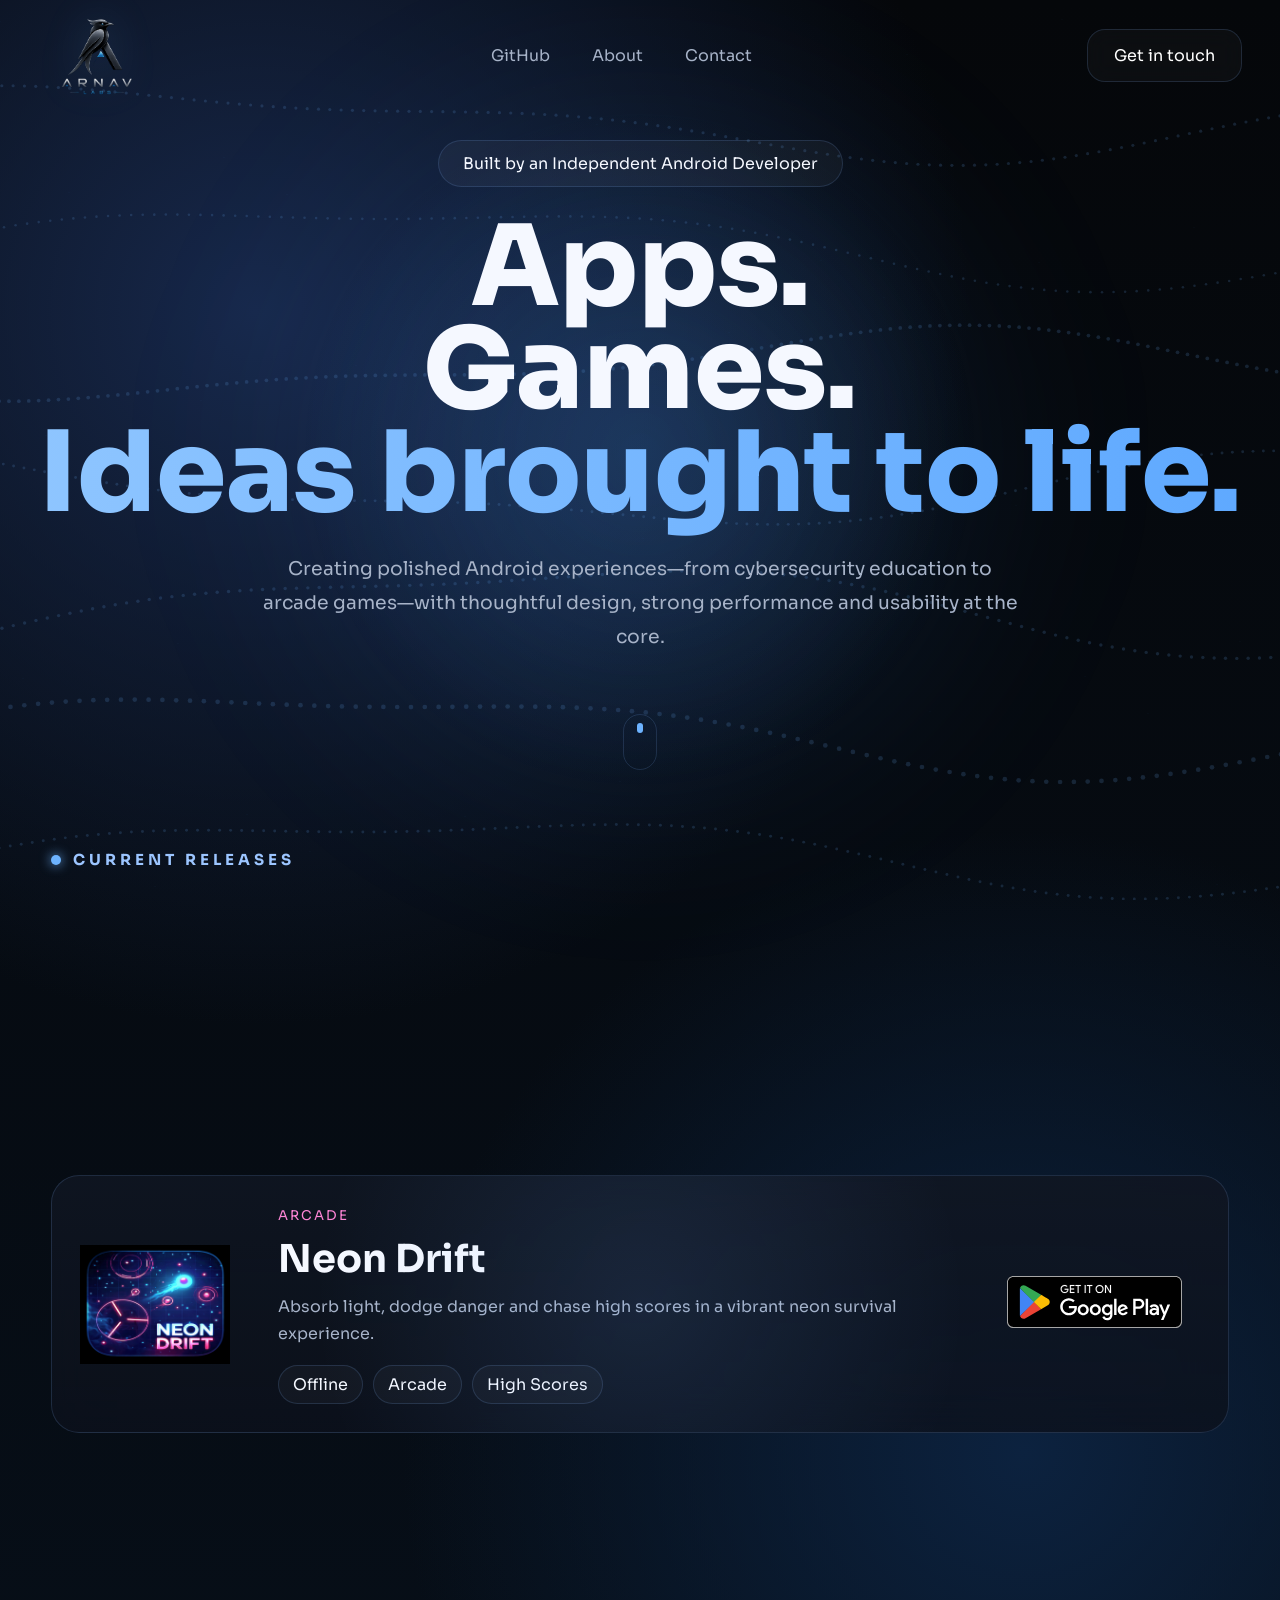
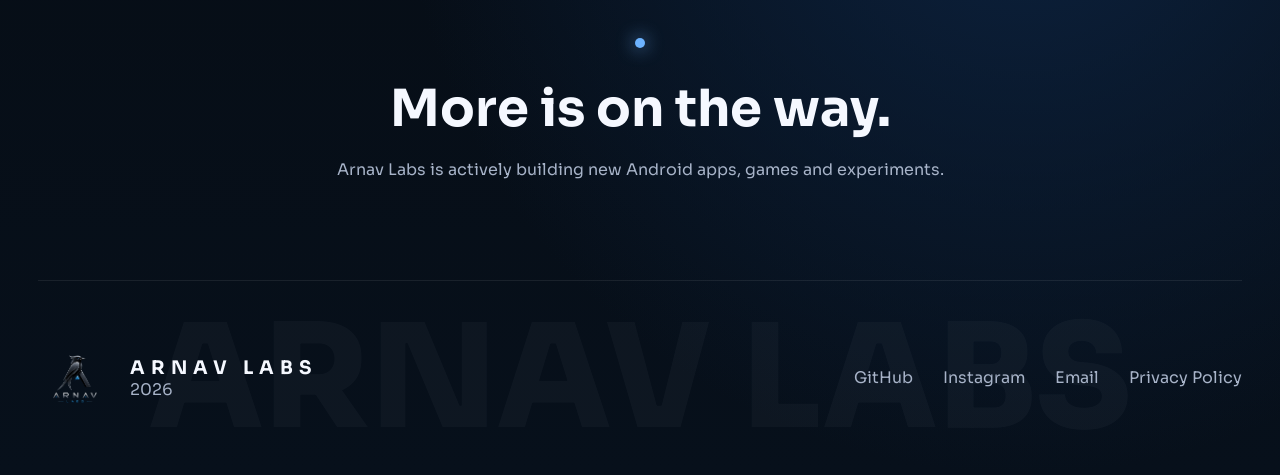
<file: index.html>
<!DOCTYPE html>
<html lang="en">
<head>
<meta charset="UTF-8">
<meta name="viewport" content="width=device-width, initial-scale=1.0">
<title>Arnav Labs</title>

<meta name="description" content="Arnav Labs builds polished Android apps, games and experiments.">

<link rel="preconnect" href="https://fonts.googleapis.com">
<link rel="preconnect" href="https://fonts.gstatic.com" crossorigin>
<link href="https://fonts.googleapis.com/css2?family=Sora:wght@300;400;600;700;800&display=swap" rel="stylesheet">

<link rel="stylesheet" href="style.css">
</head>

<body>

<canvas id="bgCanvas"></canvas>

<div class="noise"></div>

<header class="navbar">

    <a class="brand" href="#">
        <img src="assets/Arnav Labs Logo.png" alt="Arnav Labs Logo">
    </a>

    <nav>
        <a href="https://github.com/Arnav246" target="_blank" rel="noopener noreferrer">GitHub</a>
        <a href="#about">About</a>
        <a href="#contact">Contact</a>
    </nav>

    <a class="contact-btn" href="mailto:arnavanand24680@gmail.com">
        Get in touch
    </a>

</header>

<main class="hero">

    <div class="hero-glow"></div>

    <span class="badge">
        Built by an Independent Android Developer
    </span>

    <h1>
        Apps.<br>
        Games.<br>
        <span>Ideas brought to life.</span>
    </h1>

    <p>
        Creating polished Android experiences—from cybersecurity education
        to arcade games—with thoughtful design, strong performance and
        usability at the core.
    </p>

    <div class="hero-scroll">
        <span></span>
    </div>

</main>

<section id="apps" class="apps">

    <div class="section-title">
        <span></span>
        <h2>Current Releases</h2>
    </div>

    <article class="card tilt">

        <img class="app-icon" src="assets/phantom.png" alt="The Phantom Handbook">

        <div class="card-content">

            <small class="category">CYBERSECURITY</small>

            <h3>The Phantom Handbook</h3>

            <p>
                Master cybersecurity through interactive lessons,
                quizzes and offline learning.
            </p>

            <div class="tags">
                <span>Offline</span>
                <span>Learning</span>
                <span>180+ Quizzes</span>
            </div>

        </div>

        <div class="card-action">

            <a href="https://play.google.com/store/apps/details?id=com.arnav.phantomhandbook"
               target="_blank"
               rel="noopener noreferrer">

                <img class="play"
                     src="assets/GetItOnGooglePlay_Badge_Web_color_English.svg"
                     alt="Google Play">

            </a>

        </div>

    </article>

    <article class="card tilt">

        <img class="app-icon" src="assets/neon.png" alt="Neon Drift">

        <div class="card-content">

            <small class="category arcade">ARCADE</small>

            <h3>Neon Drift</h3>

            <p>
                Absorb light, dodge danger and chase high scores
                in a vibrant neon survival experience.
            </p>

            <div class="tags">
                <span>Offline</span>
                <span>Arcade</span>
                <span>High Scores</span>
            </div>

        </div>

        <div class="card-action">

            <a href="https://play.google.com/store/apps/details?id=com.arnav.neondrift"
               target="_blank"
               rel="noopener noreferrer">

                <img class="play"
                     src="assets/GetItOnGooglePlay_Badge_Web_color_English.svg"
                     alt="Google Play">

            </a>

        </div>

    </article>

</section>

<section id="about" class="future">

    <div class="star"></div>

    <h2>More is on the way.</h2>

    <p>
        Arnav Labs is actively building new Android apps,
        games and experiments.
    </p>

</section>

<footer id="contact">

    <div class="footer-watermark">
        ARNAV LABS
    </div>

    <div class="footer-top">

        <div class="footer-brand">

            <img src="assets/Arnav Labs Logo.png" alt="">

            <div>

                <h3>ARNAV LABS</h3>

                <p>2026</p>

            </div>

        </div>

        <div class="footer-links">

            <a href="https://github.com/Arnav246" target="_blank">GitHub</a>

            <a href="https://instagram.com/arnav.anand627"
               target="_blank">
                Instagram
            </a>

            <a href="mailto:arnavanand24680@gmail.com">
                Email
            </a>

            <a href="https://arnav246.github.io/Privacy-Policies/"
               target="_blank">
                Privacy Policy
            </a>

        </div>

    </div>

</footer>

<script src="script.js"></script>

</body>
</html>
</file>
<file: style.css>
:root{
--bg:#05070a;
--bg2:#0b1320;
--card:rgba(14,20,33,.68);
--border:rgba(130,180,255,.16);
--text:#f5f8ff;
--muted:#a7b3c8;
--blue:#6db3ff;
--cyan:#65e6ff;
--pink:#ff86d7;
--radius:28px;
}

*{margin:0;padding:0;box-sizing:border-box}
html{scroll-behavior:smooth}
body{
font-family:"Sora",sans-serif;
color:var(--text);
background:
radial-gradient(circle at 20% 15%,#17284b 0%,transparent 35%),
radial-gradient(circle at 80% 70%,#0c223f 0%,transparent 35%),
linear-gradient(#05070a,#07101b);
overflow-x:hidden;
}

#bgCanvas,.noise{
position:fixed;
inset:0;
pointer-events:none;
}
#bgCanvas{z-index:-3}
.noise{
z-index:-2;
opacity:.035;
background-image:
radial-gradient(circle,rgba(255,255,255,.9) .5px,transparent .6px);
background-size:6px 6px;
mix-blend-mode:soft-light;
}

.navbar{
width:min(1450px,94%);
margin:auto;
height:110px;
display:flex;
justify-content:space-between;
align-items:center;
}
.brand img{
height:118px;
transition:.4s;
filter:drop-shadow(0 0 20px rgba(109,179,255,.15));
}
.brand:hover img{transform:scale(1.03)}
nav{display:flex;gap:42px}
nav a,.footer-links a{
text-decoration:none;
color:var(--muted);
transition:.25s;
}
nav a:hover,.footer-links a:hover{color:#fff}
.contact-btn{
text-decoration:none;
color:#fff;
padding:15px 26px;
border-radius:18px;
border:1px solid var(--border);
background:rgba(255,255,255,.03);
backdrop-filter:blur(12px);
}
.contact-btn:hover{
border-color:var(--blue);
box-shadow:0 0 30px rgba(109,179,255,.25);
}
.hero{
position:relative;
min-height:82vh;
display:flex;
flex-direction:column;
justify-content:center;
align-items:center;
text-align:center;
padding:30px 20px 80px;
}
.hero-glow{
position:absolute;
width:850px;
height:850px;
border-radius:50%;
background:radial-gradient(circle,rgba(65,145,255,.18),transparent 70%);
filter:blur(70px);
z-index:-1;
}
.badge{
padding:12px 24px;
border-radius:999px;
border:1px solid var(--border);
background:rgba(255,255,255,.04);
margin-bottom:28px;
}
.hero h1{
font-size:clamp(4rem,9vw,7rem);
line-height:.92;
font-weight:800;
}
.hero h1 span{
background:linear-gradient(90deg,#8ec5ff,#5fa9ff);
-webkit-background-clip:text;
-webkit-text-fill-color:transparent;
}
.hero p{
max-width:760px;
margin-top:28px;
font-size:1.18rem;
line-height:1.8;
color:var(--muted);
}
.hero-scroll{
margin-top:60px;
width:34px;height:56px;
border:1px solid var(--border);
border-radius:20px;
display:flex;
justify-content:center;
padding-top:8px;
}
.hero-scroll span{
width:6px;height:10px;
border-radius:99px;
background:var(--blue);
animation:scrollDot 2s infinite;
}
@keyframes scrollDot{
0%{transform:translateY(0);opacity:1}
80%{transform:translateY(22px);opacity:0}
100%{transform:translateY(0);opacity:0}
}
.apps{
width:min(1200px,92%);
margin:auto;
padding-bottom:80px;
}
.section-title{
display:flex;align-items:center;gap:12px;margin-bottom:24px
}
.section-title span{
width:10px;height:10px;border-radius:50%;
background:var(--blue);
box-shadow:0 0 12px var(--blue);
}
.section-title h2{
font-size:.95rem;
letter-spacing:4px;
text-transform:uppercase;
color:#9cc5ff;
}
.card{
display:grid;
grid-template-columns:170px 1fr 210px;
gap:28px;
align-items:center;
padding:28px;
margin-bottom:24px;
background:linear-gradient(180deg,rgba(16,22,34,.88),rgba(12,17,28,.8));
border:1px solid var(--border);
border-radius:var(--radius);
backdrop-filter:blur(24px);
transition:.35s;
position:relative;
overflow:hidden;
}
.card::before{
content:"";
position:absolute;
inset:-40%;
background:radial-gradient(circle at var(--mx,50%) var(--my,50%),rgba(110,170,255,.12),transparent 30%);
pointer-events:none;
}
.card:hover{
transform:translateY(-8px);
border-color:rgba(120,180,255,.35);
box-shadow:0 20px 60px rgba(0,0,0,.45);
}
.app-icon{width:150px;height:150px;object-fit:contain}
.category{letter-spacing:2px;color:var(--cyan)}
.arcade{color:var(--pink)}
.card h3{font-size:2.4rem;margin:10px 0}
.card p{color:var(--muted);line-height:1.7;max-width:620px}
.tags{display:flex;gap:10px;flex-wrap:wrap;margin-top:18px}
.tags span{
padding:8px 14px;border-radius:999px;
border:1px solid var(--border);
background:rgba(255,255,255,.03)
}
.card-action{display:flex;justify-content:center}
.play{width:175px;transition:.3s}
.play:hover{transform:scale(1.04);filter:drop-shadow(0 0 16px rgba(109,179,255,.45))}
.future{
padding:100px 20px;
text-align:center;
position:relative;
}
.star{
width:10px;height:10px;border-radius:50%;
background:var(--blue);
margin:0 auto 28px;
box-shadow:0 0 18px var(--blue);
}
.future h2{font-size:3.2rem}
.future p{margin-top:18px;color:var(--muted)}
footer{
position:relative;
width:min(1400px,94%);
margin:auto;
padding:60px 0;
border-top:1px solid rgba(255,255,255,.08);
overflow:hidden;
}
.footer-watermark{
position:absolute;
left:50%;
top:50%;
transform:translate(-50%,-50%);
font-size:9rem;
font-weight:800;
opacity:.03;
white-space:nowrap;
pointer-events:none;
}
.footer-top{
display:flex;
justify-content:space-between;
align-items:center;
position:relative;
}
.footer-brand{display:flex;align-items:center;gap:18px}
.footer-brand img{height:74px}
.footer-brand h3{letter-spacing:6px}
.footer-brand p{color:var(--muted)}
.footer-links{display:flex;gap:30px}
@media(max-width:900px){
.navbar{flex-direction:column;height:auto;padding:20px 0;gap:20px}
.brand img{height:90px}
nav{flex-wrap:wrap;justify-content:center}
.card{grid-template-columns:1fr;text-align:center}
.card-action{margin-top:10px}
.tags{justify-content:center}
.footer-top{flex-direction:column;gap:30px}
.footer-watermark{font-size:4rem}
}
</file>
